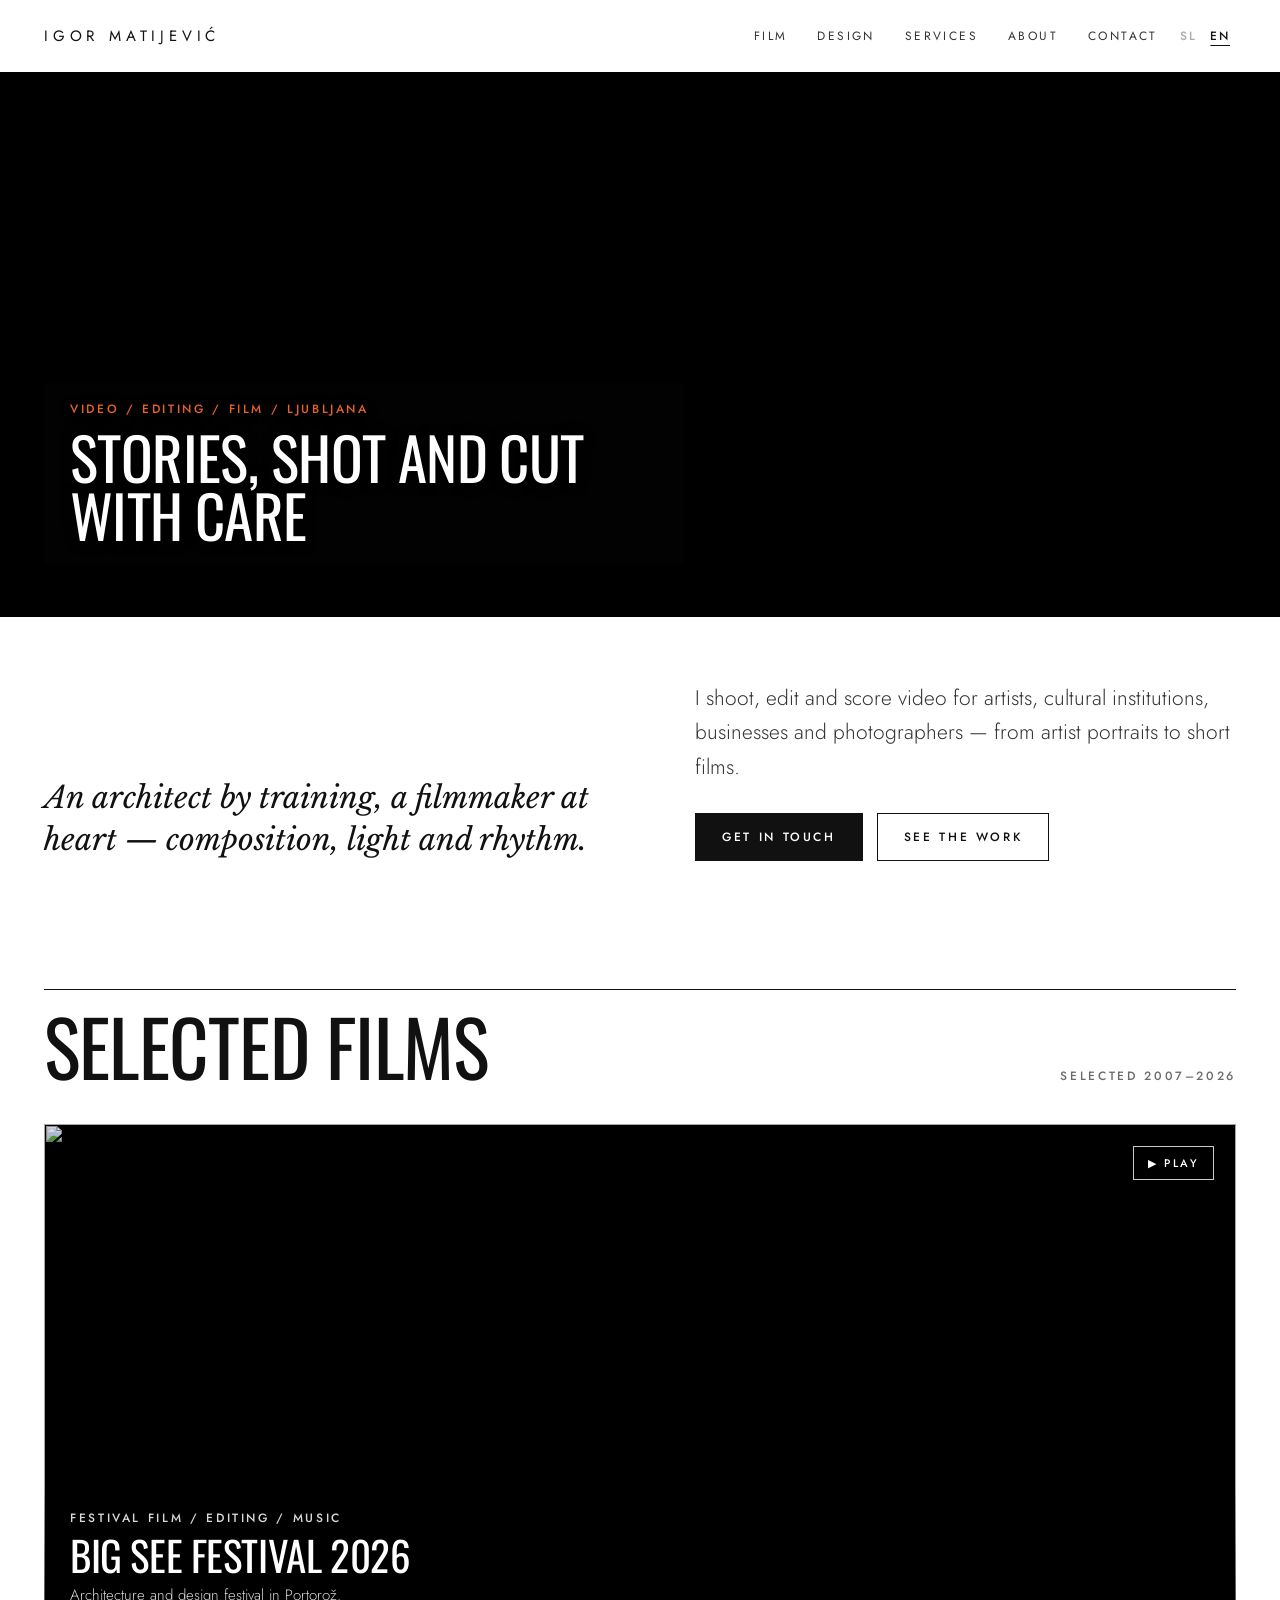
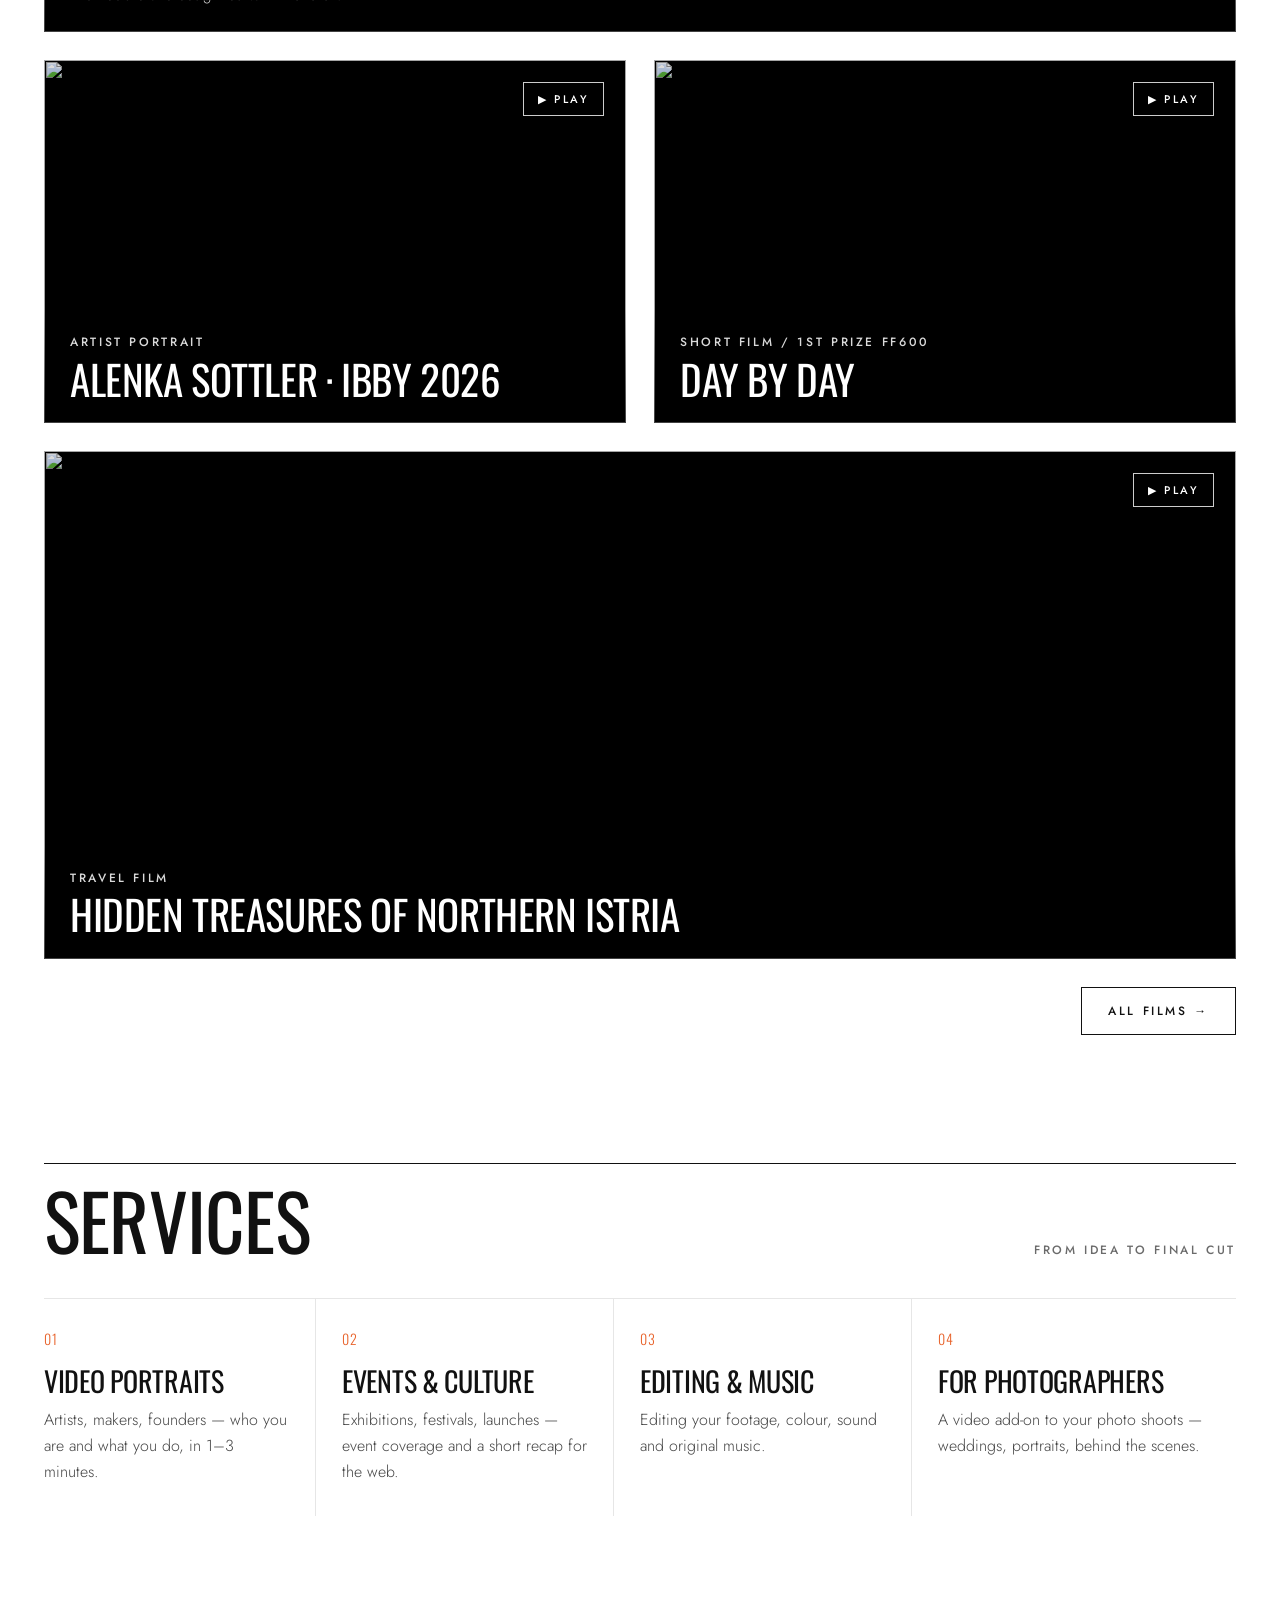
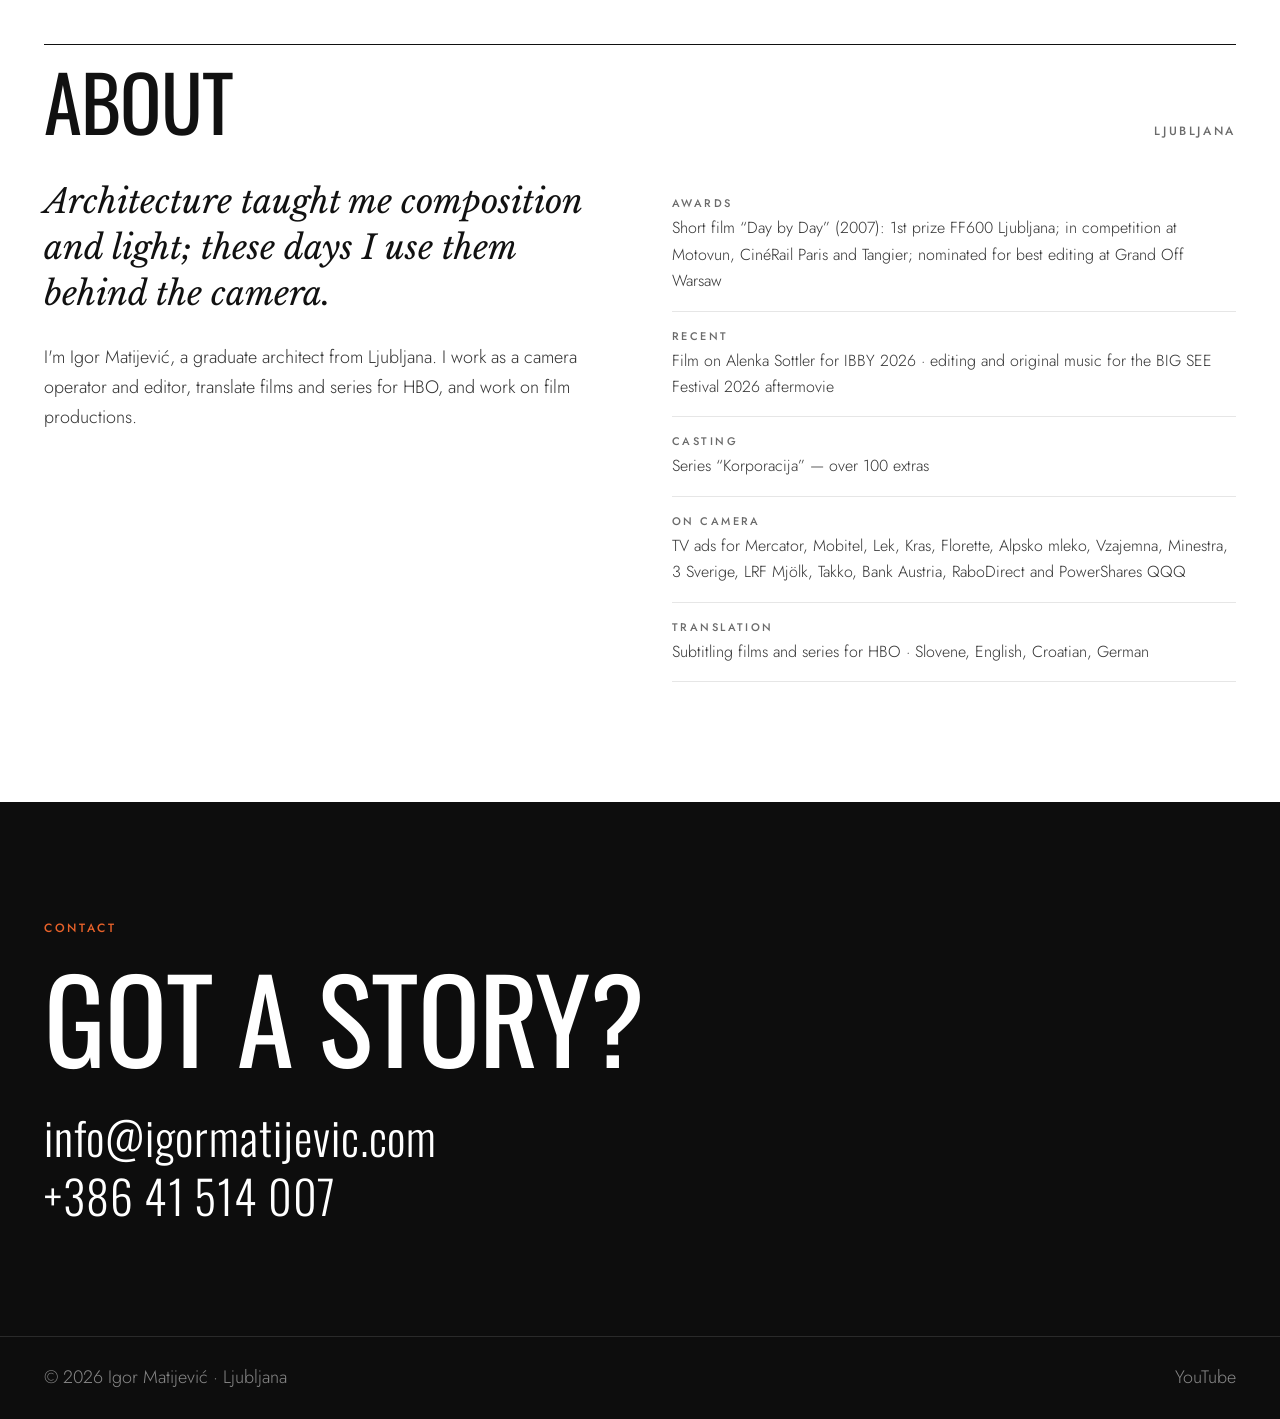
<file: index.html>
<!doctype html>
<html lang="sl">
<head>
<meta charset="utf-8">
<meta name="viewport" content="width=device-width, initial-scale=1">
<title>Igor Matijević · Video, montaža, film</title>
<meta name="description" content="Igor Matijević – video produkcija, montaža in kratki filmi v Ljubljani. Video production, editing and short films, Ljubljana.">
<link rel="preconnect" href="https://fonts.googleapis.com">
<link rel="preconnect" href="https://fonts.gstatic.com" crossorigin>
<link href="https://fonts.googleapis.com/css2?family=Oswald:wght@300;400;500&family=Jost:wght@300;400;500&family=Libre+Baskerville:ital@0;1&display=swap" rel="stylesheet">
<link rel="stylesheet" href="/style.css">
</head>
<body>
<header><div class="wrap">
  <a class="logo" href="/">Igor Matijević</a>
  <nav>
    <a href="/film.html"><span data-sl>Film</span><span data-en>Film</span></a>
    <a href="/design.html"><span data-sl>Design</span><span data-en>Design</span></a>
    <a href="/#services"><span data-sl>Storitve</span><span data-en>Services</span></a>
    <a href="/#about"><span data-sl>O meni</span><span data-en>About</span></a>
    <a href="/#contact"><span data-sl>Kontakt</span><span data-en>Contact</span></a>
  </nav>
  <div class="lang"><button data-l="sl">SL</button><button data-l="en">EN</button></div>
</div></header>

<main id="top">
<div class="reel">
  <div class="reel-media"><iframe src="https://www.youtube-nocookie.com/embed/eJuVIROvFCQ?autoplay=1&mute=1&loop=1&playlist=eJuVIROvFCQ&controls=0&playsinline=1&rel=0&disablekb=1&iv_load_policy=3" allow="autoplay; encrypted-media" tabindex="-1" aria-hidden="true" title="Showreel"></iframe></div>
  <div class="reel-box">
    <span class="label"><span data-sl>Video / montaža / film / Ljubljana</span><span data-en>Video / editing / film / Ljubljana</span></span>
    <h1 class="cond"><span data-sl>Zgodbe, posnete in zmontirane z občutkom</span><span data-en>Stories, shot and cut with care</span></h1>
  </div>
</div>

<div class="wrap intro">
  <div class="serif"><span data-sl>Arhitekt po izobrazbi, filmar po srcu — kompozicija, svetloba in ritem.</span><span data-en>An architect by training, a filmmaker at heart — composition, light and rhythm.</span></div>
  <div>
    <p><span data-sl>Snemam, montiram in ozvočim video za umetnike, kulturne ustanove, podjetja in fotografe — od portreta umetnika do kratkega filma.</span><span data-en>I shoot, edit and score video for artists, cultural institutions, businesses and photographers — from artist portraits to short films.</span></p>
    <div class="btns">
      <a class="btn dark" href="#contact"><span data-sl>Pošljite povpraševanje</span><span data-en>Get in touch</span></a>
      <a class="btn" href="/film.html"><span data-sl>Projekti</span><span data-en>See the work</span></a>
    </div>
  </div>
</div>

<section id="work"><div class="wrap">
  <div class="head"><h2 class="cond"><span data-sl>Izbrani filmi</span><span data-en>Selected films</span></h2><span class="label"><span data-sl>Izbor 2007–2026</span><span data-en>Selected 2007–2026</span></span></div>
  <div class="grid">
    <div class="tile wide" data-id="cWoLYw0EfJQ"><div class="cap"><span class="label"><span data-sl>Festivalski film / montaža / glasba</span><span data-en>Festival film / editing / music</span></span><h3 class="cond">BIG SEE Festival 2026</h3><p><span data-sl>Festival arhitekture in oblikovanja v Portorožu.</span><span data-en>Architecture and design festival in Portorož.</span></p></div></div>
    <div class="tile" data-id="cUYOiwYadvQ"><div class="cap"><span class="label"><span data-sl>Portret umetnice</span><span data-en>Artist portrait</span></span><h3 class="cond">Alenka Sottler · IBBY 2026</h3></div></div>
    <div class="tile" data-id="k13na9H8UmI"><div class="cap"><span class="label"><span data-sl>Kratki film / 1. nagrada FF600</span><span data-en>Short film / 1st prize FF600</span></span><h3 class="cond">Day by Day</h3></div></div>
    <div class="tile wide" data-id="pCAexVz2f6I"><div class="cap"><span class="label"><span data-sl>Turistični film</span><span data-en>Travel film</span></span><h3 class="cond">Hidden Treasures of Northern Istria</h3></div></div>
  </div>
  <div class="more"><a class="btn" href="/film.html"><span data-sl>Vsi filmi →</span><span data-en>All films →</span></a></div>
</div></section>

<section id="services"><div class="wrap">
  <div class="head"><h2 class="cond"><span data-sl>Storitve</span><span data-en>Services</span></h2><span class="label"><span data-sl>Od ideje do končnega videa</span><span data-en>From idea to final cut</span></span></div>
  <div class="svc">
    <div><span class="num">01</span><h3 class="cond"><span data-sl>Video portreti</span><span data-en>Video portraits</span></h3><p><span data-sl>Umetniki, obrtniki, podjetniki — kdo ste in kaj delate, v 1–3 minutah.</span><span data-en>Artists, makers, founders — who you are and what you do, in 1–3 minutes.</span></p></div>
    <div><span class="num">02</span><h3 class="cond"><span data-sl>Dogodki in kultura</span><span data-en>Events &amp; culture</span></h3><p><span data-sl>Razstave, festivali, predstavitve — posnetek dogodka in kratek povzetek za splet.</span><span data-en>Exhibitions, festivals, launches — event coverage and a short recap for the web.</span></p></div>
    <div><span class="num">03</span><h3 class="cond"><span data-sl>Montaža in glasba</span><span data-en>Editing &amp; music</span></h3><p><span data-sl>Montaža vašega materiala, barvna korekcija, zvok in originalna glasba.</span><span data-en>Editing your footage, colour, sound and original music.</span></p></div>
    <div><span class="num">04</span><h3 class="cond"><span data-sl>Za fotografe</span><span data-en>For photographers</span></h3><p><span data-sl>Video dodatek k vašim fotografijam — poroke, portreti, zakulisje.</span><span data-en>A video add-on to your photo shoots — weddings, portraits, behind the scenes.</span></p></div>
  </div>
</div></section>

<section id="about"><div class="wrap">
  <div class="head"><h2 class="cond"><span data-sl>O meni</span><span data-en>About</span></h2><span class="label">Ljubljana</span></div>
  <div class="about">
    <div>
      <div class="serif"><span data-sl>Arhitektura me je naučila kompozicije in svetlobe; zadnja leta ju uporabljam za kamero.</span><span data-en>Architecture taught me composition and light; these days I use them behind the camera.</span></div>
      <p><span data-sl>Sem Igor Matijević, univerzitetni diplomirani arhitekt iz Ljubljane. Delam kot snemalec in montažer, prevajam filme in serije za HBO ter sodelujem pri filmskih produkcijah.</span><span data-en>I'm Igor Matijević, a graduate architect from Ljubljana. I work as a camera operator and editor, translate films and series for HBO, and work on film productions.</span></p>
    </div>
    <ul>
      <li><b><span data-sl>Nagrade</span><span data-en>Awards</span></b><span data-sl>Kratki film »Day by Day« (2007): 1. nagrada FF600 Ljubljana; tekmovalni program Motovun, CinéRail Pariz in Tanger; nominacija za montažo Grand Off Varšava</span><span data-en>Short film “Day by Day” (2007): 1st prize FF600 Ljubljana; in competition at Motovun, CinéRail Paris and Tangier; nominated for best editing at Grand Off Warsaw</span></li>
      <li><b><span data-sl>Nedavno</span><span data-en>Recent</span></b><span data-sl>Film o Alenki Sottler za IBBY 2026 · montaža in originalna glasba za aftermovie festivala BIG SEE 2026</span><span data-en>Film on Alenka Sottler for IBBY 2026 · editing and original music for the BIG SEE Festival 2026 aftermovie</span></li>
      <li><b>Casting</b><span data-sl>Serija »Korporacija« — več kot 100 statistov</span><span data-en>Series “Korporacija” — over 100 extras</span></li>
      <li><b><span data-sl>Pred kamero</span><span data-en>On camera</span></b><span data-sl>TV oglasi za Mercator, Mobitel, Lek, Kras, Florette, Alpsko mleko, Vzajemno, Minestro, 3 Sverige, LRF Mjölk, Takko, Bank Austria, RaboDirect in PowerShares QQQ</span><span data-en>TV ads for Mercator, Mobitel, Lek, Kras, Florette, Alpsko mleko, Vzajemna, Minestra, 3 Sverige, LRF Mjölk, Takko, Bank Austria, RaboDirect and PowerShares QQQ</span></li>
      <li><b><span data-sl>Prevajanje</span><span data-en>Translation</span></b><span data-sl>Podnaslavljanje filmov in serij za HBO · slovenščina, angleščina, hrvaščina, nemščina</span><span data-en>Subtitling films and series for HBO · Slovene, English, Croatian, German</span></li>
    </ul>
  </div>
</div></section>

<section id="contact" class="contact"><div class="wrap">
  <span class="label"><span data-sl>Kontakt</span><span data-en>Contact</span></span>
  <h2 class="cond"><span data-sl>Imate zgodbo?</span><span data-en>Got a story?</span></h2>
  <a class="big" href="mailto:info@igormatijevic.com">info@igormatijevic.com</a>
  <a class="big" href="tel:+38641514007">+386 41 514 007</a>
</div></section>
</main>

<footer><div class="wrap">
  <span>© 2026 Igor Matijević · Ljubljana</span>
  <a href="https://www.youtube.com/@IgorMatijevic" target="_blank" rel="noopener">YouTube</a>
</div></footer>
<script src="/site.js"></script>
</body>
</html>
</file>
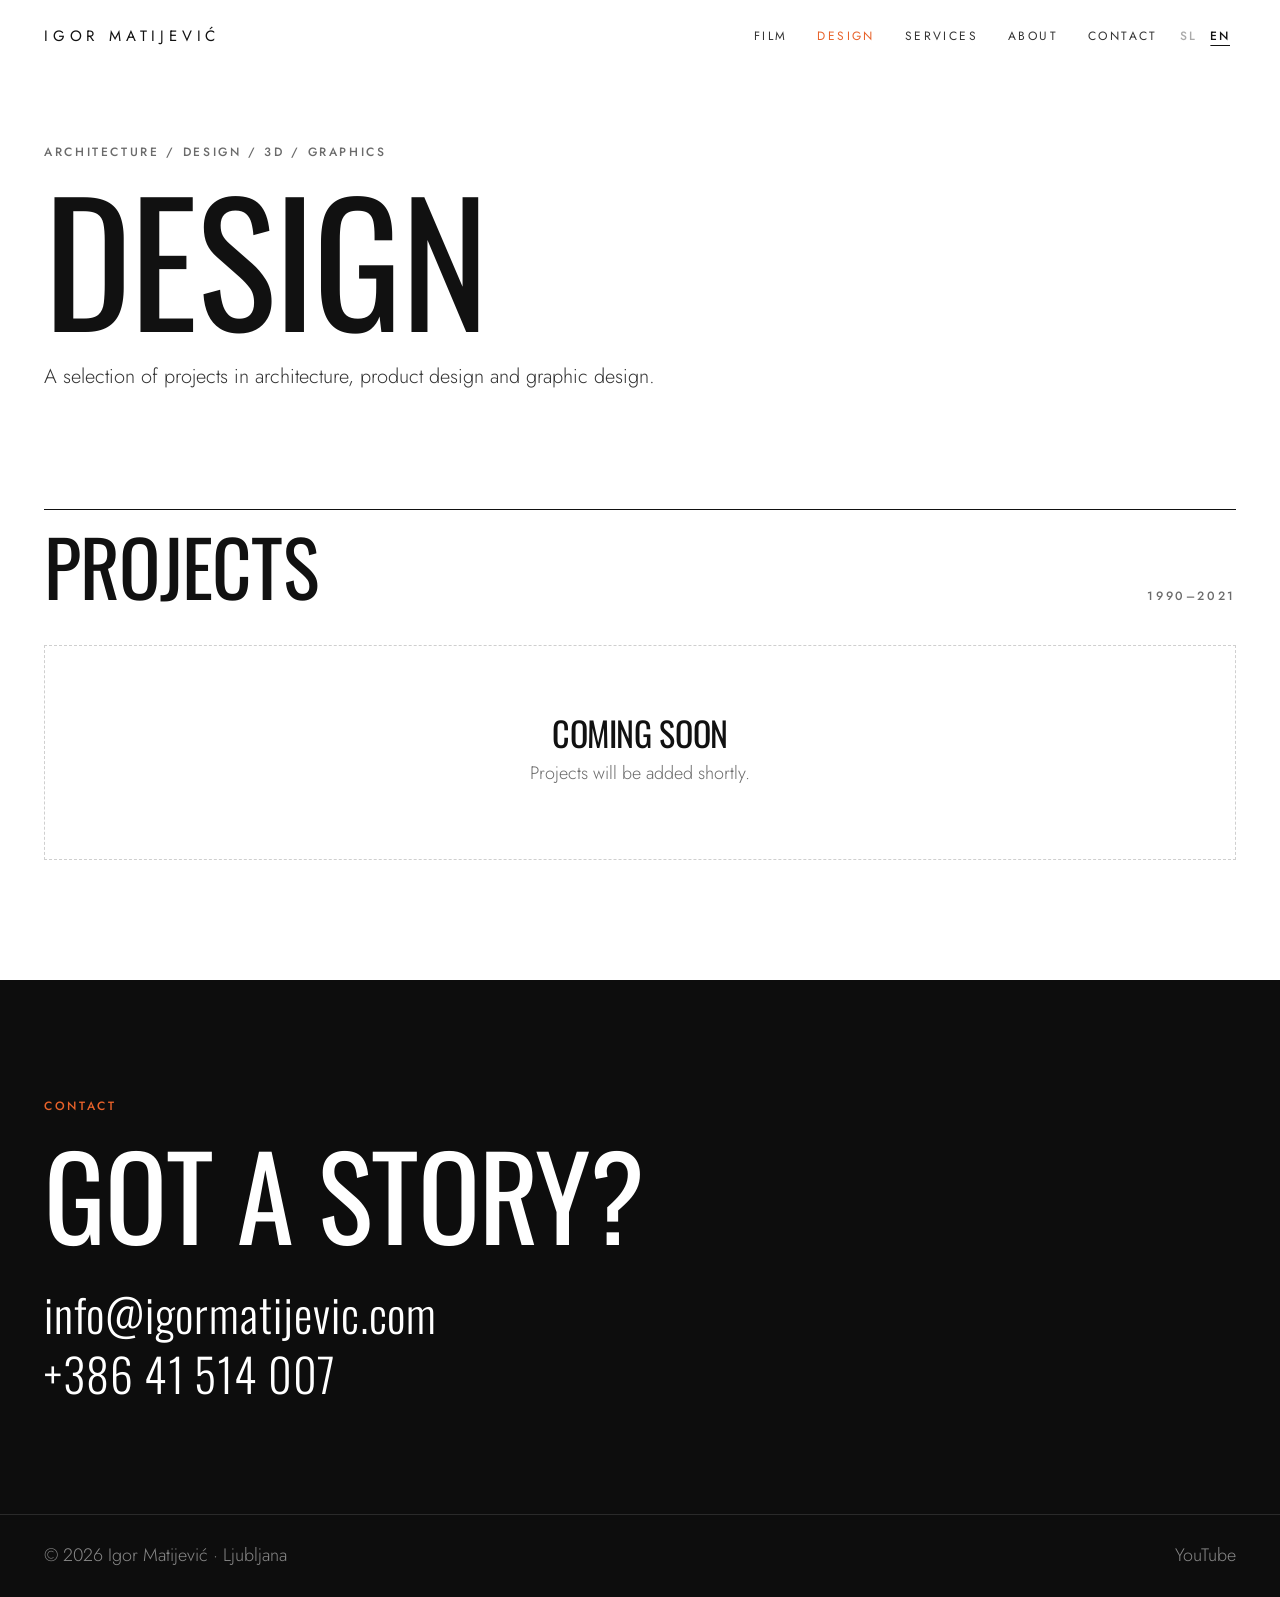
<file: design.html>
<!doctype html>
<html lang="sl">
<head>
<meta charset="utf-8">
<meta name="viewport" content="width=device-width, initial-scale=1">
<title>Design · Igor Matijević</title>
<meta name="description" content="Oblikovanje in arhitektura – Igor Matijević. Design and architecture by Igor Matijević.">
<link rel="preconnect" href="https://fonts.googleapis.com">
<link rel="preconnect" href="https://fonts.gstatic.com" crossorigin>
<link href="https://fonts.googleapis.com/css2?family=Oswald:wght@300;400;500&family=Jost:wght@300;400;500&family=Libre+Baskerville:ital@0;1&display=swap" rel="stylesheet">
<link rel="stylesheet" href="/style.css">
</head>
<body>
<header><div class="wrap">
  <a class="logo" href="/">Igor Matijević</a>
  <nav>
    <a href="/film.html"><span data-sl>Film</span><span data-en>Film</span></a>
    <a href="/design.html" class="cur"><span data-sl>Design</span><span data-en>Design</span></a>
    <a href="/#services"><span data-sl>Storitve</span><span data-en>Services</span></a>
    <a href="/#about"><span data-sl>O meni</span><span data-en>About</span></a>
    <a href="/#contact"><span data-sl>Kontakt</span><span data-en>Contact</span></a>
  </nav>
  <div class="lang"><button data-l="sl">SL</button><button data-l="en">EN</button></div>
</div></header>
<main id="top">
<div class="wrap pagehead">
  <span class="label"><span data-sl>Arhitektura / oblikovanje / 3D / grafika</span><span data-en>Architecture / design / 3D / graphics</span></span>
  <h1 class="cond">Design</h1>
  <p><span data-sl>Izbor projektov iz arhitekture, oblikovanja izdelkov in grafičnega oblikovanja.</span><span data-en>A selection of projects in architecture, product design and graphic design.</span></p>
</div>

<section id="projects"><div class="wrap">
  <div class="head"><h2 class="cond"><span data-sl>Projekti</span><span data-en>Projects</span></h2><span class="label">1990–2021</span></div>
  <div class="grid" id="design-grid">
    <div class="empty" style="grid-column:1/-1"><span class="cond"><span data-sl>Kmalu</span><span data-en>Coming soon</span></span><span data-sl>Projekti bodo objavljeni v kratkem.</span><span data-en>Projects will be added shortly.</span></div>
  </div>
</div></section>
<section id="contact" class="contact"><div class="wrap">
  <span class="label"><span data-sl>Kontakt</span><span data-en>Contact</span></span>
  <h2 class="cond"><span data-sl>Imate zgodbo?</span><span data-en>Got a story?</span></h2>
  <a class="big" href="mailto:info@igormatijevic.com">info@igormatijevic.com</a>
  <a class="big" href="tel:+38641514007">+386 41 514 007</a>
</div></section>
</main>

<footer><div class="wrap">
  <span>© 2026 Igor Matijević · Ljubljana</span>
  <a href="https://www.youtube.com/@IgorMatijevic" target="_blank" rel="noopener">YouTube</a>
</div></footer>
<script src="/site.js"></script>
</body>
</html>
</file>
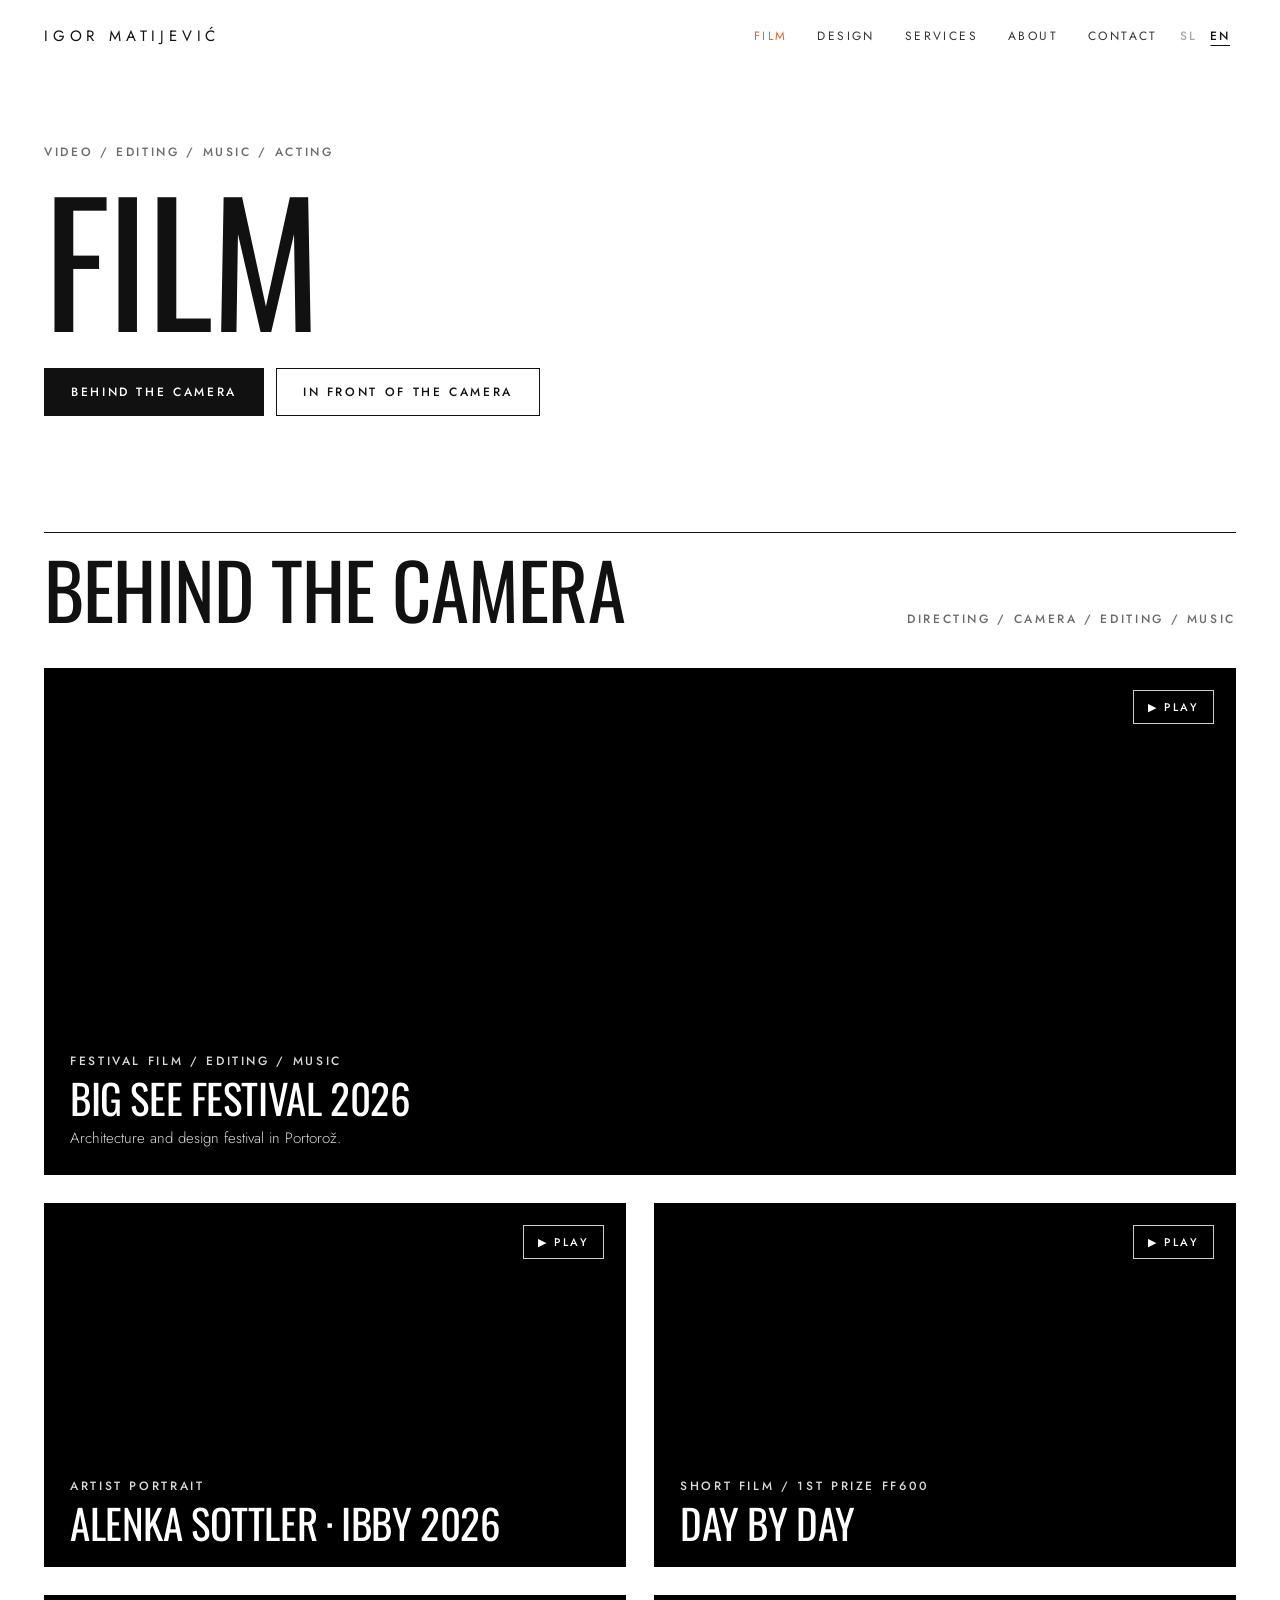
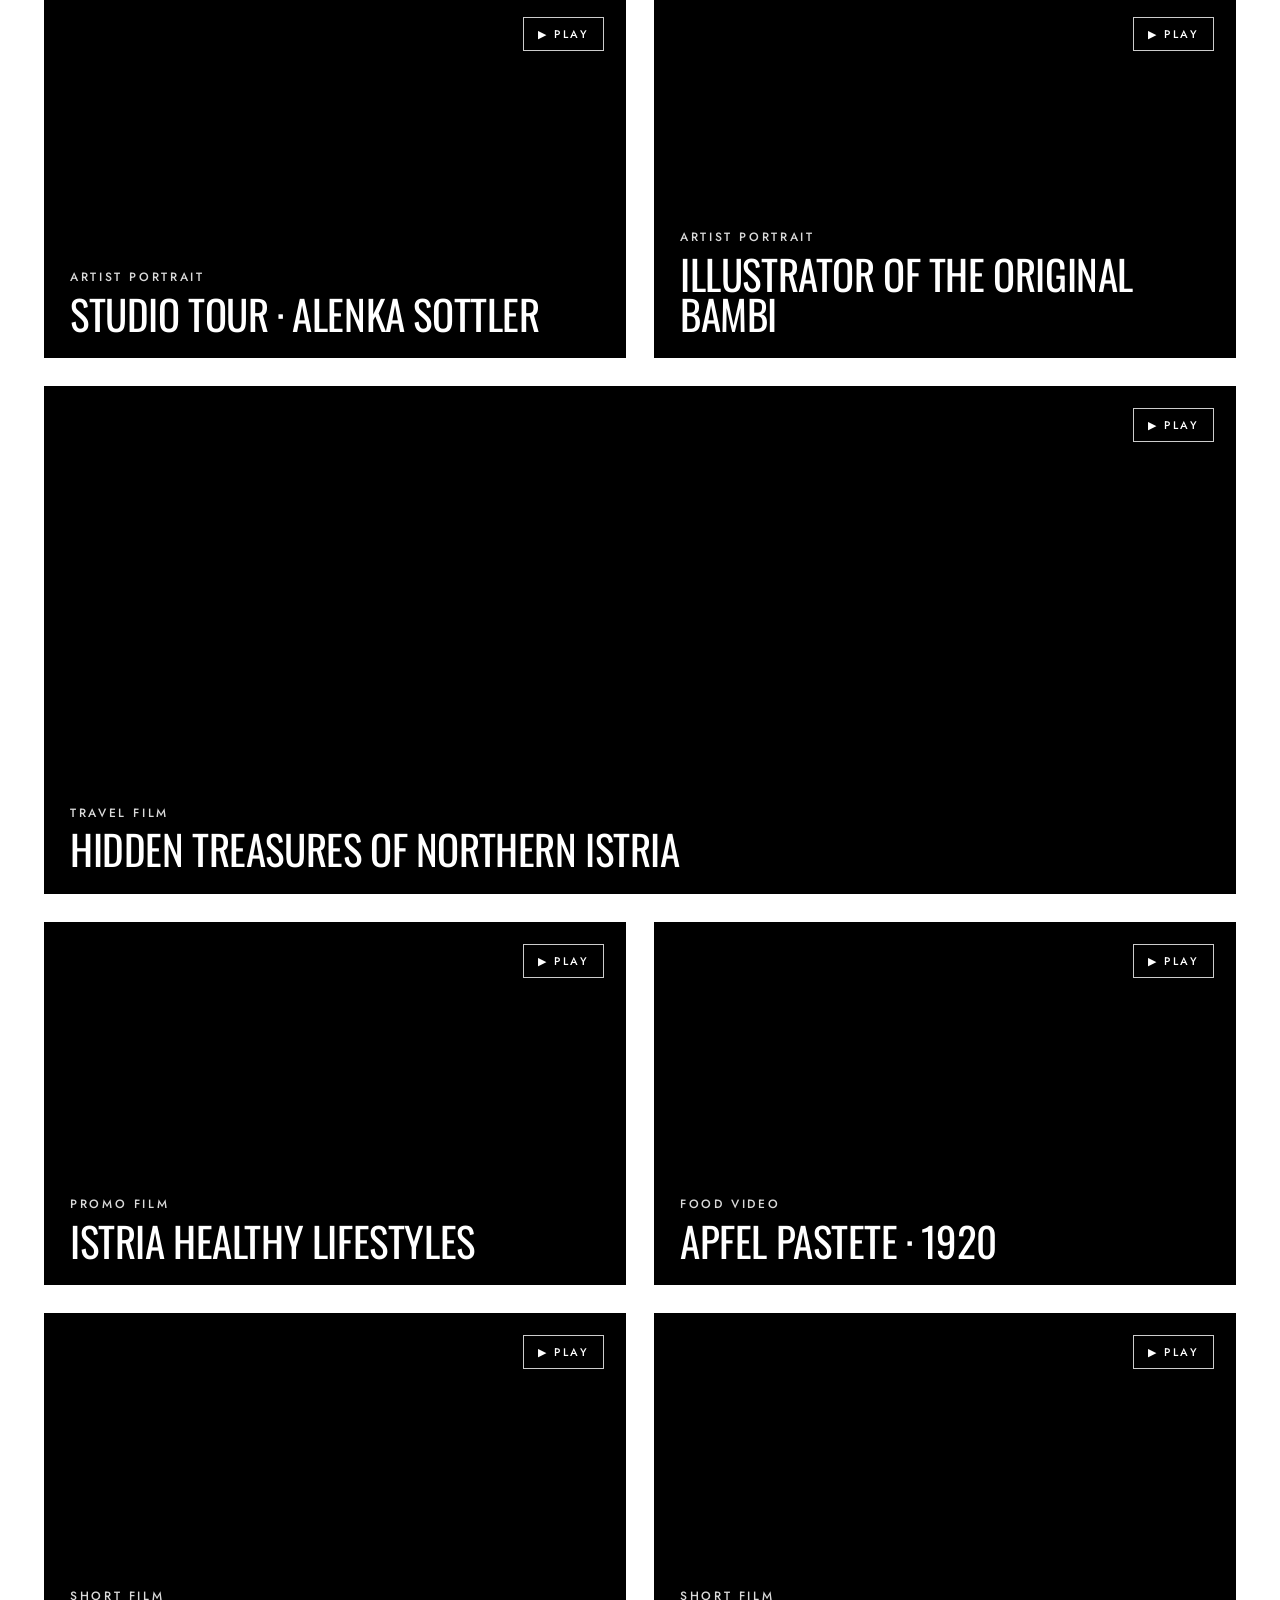
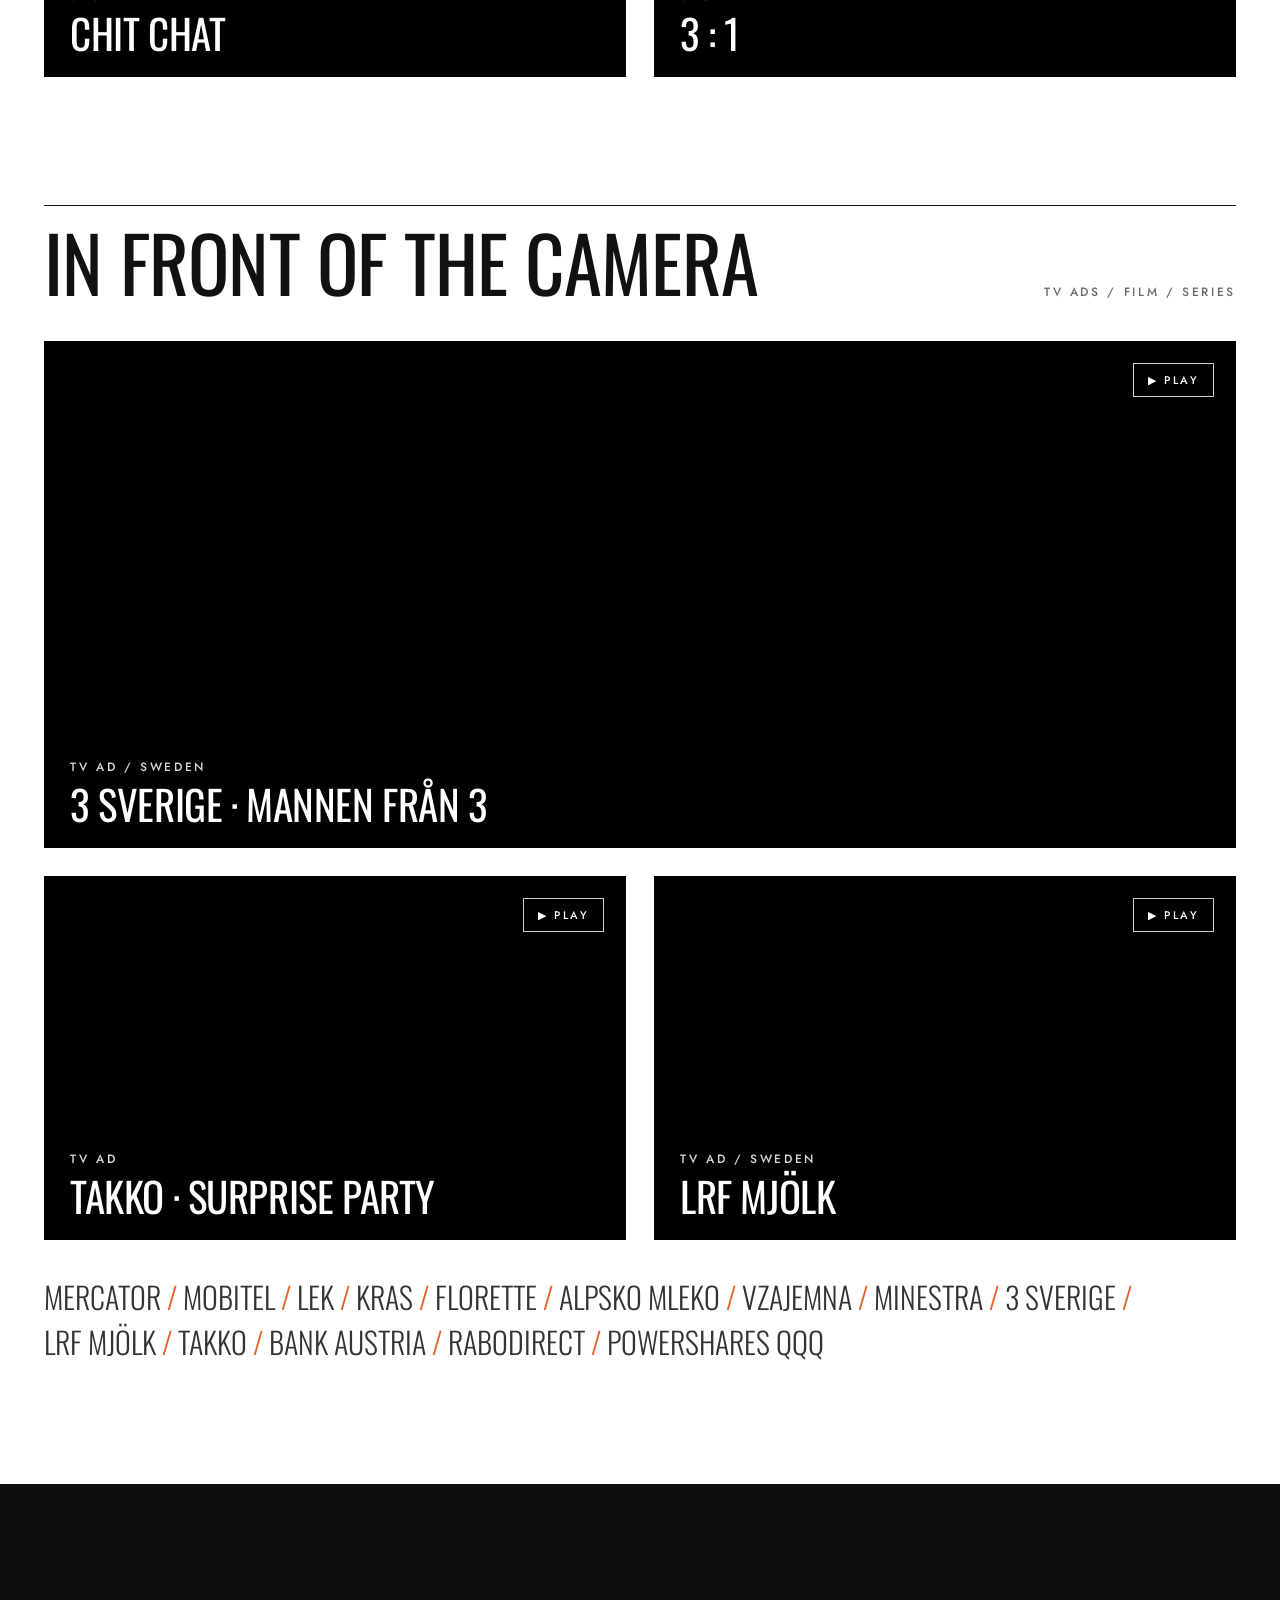
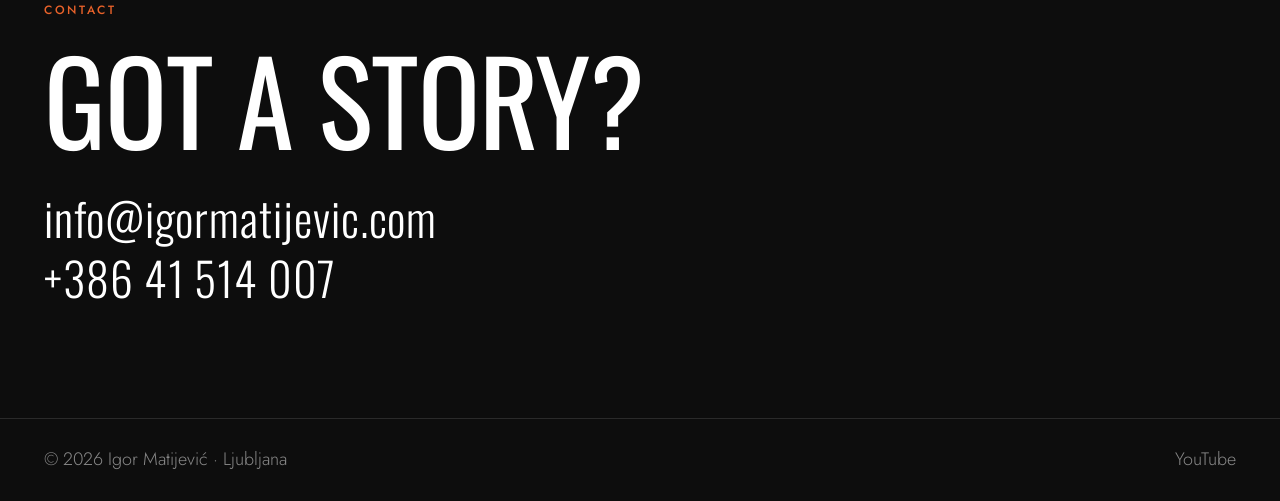
<file: film.html>
<!doctype html>
<html lang="sl">
<head>
<meta charset="utf-8">
<meta name="viewport" content="width=device-width, initial-scale=1">
<title>Film · Igor Matijević</title>
<meta name="description" content="Filmi Igorja Matijevića – za kamero in pred kamero. Films by Igor Matijević – behind and in front of the camera.">
<link rel="preconnect" href="https://fonts.googleapis.com">
<link rel="preconnect" href="https://fonts.gstatic.com" crossorigin>
<link href="https://fonts.googleapis.com/css2?family=Oswald:wght@300;400;500&family=Jost:wght@300;400;500&family=Libre+Baskerville:ital@0;1&display=swap" rel="stylesheet">
<link rel="stylesheet" href="/style.css">
</head>
<body>
<header><div class="wrap">
  <a class="logo" href="/">Igor Matijević</a>
  <nav>
    <a href="/film.html" class="cur"><span data-sl>Film</span><span data-en>Film</span></a>
    <a href="/design.html"><span data-sl>Design</span><span data-en>Design</span></a>
    <a href="/#services"><span data-sl>Storitve</span><span data-en>Services</span></a>
    <a href="/#about"><span data-sl>O meni</span><span data-en>About</span></a>
    <a href="/#contact"><span data-sl>Kontakt</span><span data-en>Contact</span></a>
  </nav>
  <div class="lang"><button data-l="sl">SL</button><button data-l="en">EN</button></div>
</div></header>
<main id="top">
<div class="wrap pagehead">
  <span class="label"><span data-sl>Video / montaža / glasba / igra</span><span data-en>Video / editing / music / acting</span></span>
  <h1 class="cond">Film</h1>
  <div class="tabs"><a class="btn dark" href="#behind"><span data-sl>Za kamero</span><span data-en>Behind the camera</span></a><a class="btn" href="#front"><span data-sl>Pred kamero</span><span data-en>In front of the camera</span></a></div>
</div>

<section id="behind"><div class="wrap">
  <div class="head"><h2 class="cond"><span data-sl>Za kamero</span><span data-en>Behind the camera</span></h2><span class="label"><span data-sl>Režija / kamera / montaža / glasba</span><span data-en>Directing / camera / editing / music</span></span></div>
  <div class="grid">
    <div class="tile wide" data-id="cWoLYw0EfJQ"><div class="cap"><span class="label"><span data-sl>Festivalski film / montaža / glasba</span><span data-en>Festival film / editing / music</span></span><h3 class="cond">BIG SEE Festival 2026</h3><p><span data-sl>Festival arhitekture in oblikovanja v Portorožu.</span><span data-en>Architecture and design festival in Portorož.</span></p></div></div>
    <div class="tile" data-id="cUYOiwYadvQ"><div class="cap"><span class="label"><span data-sl>Portret umetnice</span><span data-en>Artist portrait</span></span><h3 class="cond">Alenka Sottler · IBBY 2026</h3></div></div>
    <div class="tile" data-id="k13na9H8UmI"><div class="cap"><span class="label"><span data-sl>Kratki film / 1. nagrada FF600</span><span data-en>Short film / 1st prize FF600</span></span><h3 class="cond">Day by Day</h3></div></div>
    <div class="tile" data-id="S5imX1U618c"><div class="cap"><span class="label"><span data-sl>Portret umetnice</span><span data-en>Artist portrait</span></span><h3 class="cond">Studio Tour · Alenka Sottler</h3></div></div>
    <div class="tile" data-id="T2biNFOkhRQ"><div class="cap"><span class="label"><span data-sl>Portret umetnice</span><span data-en>Artist portrait</span></span><h3 class="cond">Illustrator of the Original Bambi</h3></div></div>
    <div class="tile wide" data-id="pCAexVz2f6I"><div class="cap"><span class="label"><span data-sl>Turistični film</span><span data-en>Travel film</span></span><h3 class="cond">Hidden Treasures of Northern Istria</h3></div></div>
    <div class="tile" data-id="UkIZuH9oOqo"><div class="cap"><span class="label"><span data-sl>Promocijski film</span><span data-en>Promo film</span></span><h3 class="cond">Istria Healthy Lifestyles</h3></div></div>
    <div class="tile" data-id="maEDvfX6c0M"><div class="cap"><span class="label"><span data-sl>Kulinarični video</span><span data-en>Food video</span></span><h3 class="cond">Apfel Pastete · 1920</h3></div></div>
    <div class="tile" data-id="a1gP6Kw1OWs"><div class="cap"><span class="label"><span data-sl>Kratki film</span><span data-en>Short film</span></span><h3 class="cond">Chit Chat</h3></div></div>
    <div class="tile" data-id="6SYSOx91cC8"><div class="cap"><span class="label"><span data-sl>Kratki film</span><span data-en>Short film</span></span><h3 class="cond">3 : 1</h3></div></div>
  </div>
</div></section>

<section id="front"><div class="wrap">
  <div class="head"><h2 class="cond"><span data-sl>Pred kamero</span><span data-en>In front of the camera</span></h2><span class="label"><span data-sl>TV oglasi / film / serije</span><span data-en>TV ads / film / series</span></span></div>
  <div class="grid">
    <div class="tile wide" data-id="CdvfI1K121w"><div class="cap"><span class="label"><span data-sl>TV oglas / Švedska</span><span data-en>TV ad / Sweden</span></span><h3 class="cond">3 Sverige · Mannen från 3</h3></div></div>
    <div class="tile" data-id="lyDtwOLKJe4"><div class="cap"><span class="label"><span data-sl>TV oglas</span><span data-en>TV ad</span></span><h3 class="cond">Takko · Surprise Party</h3></div></div>
    <div class="tile" data-id="hAhBlmBab_A"><div class="cap"><span class="label"><span data-sl>TV oglas / Švedska</span><span data-en>TV ad / Sweden</span></span><h3 class="cond">LRF Mjölk</h3></div></div>
  </div>
  <div class="brands"><span>Mercator</span> <span>Mobitel</span> <span>Lek</span> <span>Kras</span> <span>Florette</span> <span>Alpsko mleko</span> <span>Vzajemna</span> <span>Minestra</span> <span>3 Sverige</span> <span>LRF Mjölk</span> <span>Takko</span> <span>Bank Austria</span> <span>RaboDirect</span> <span>PowerShares QQQ</span></div>
</div></section>
<section id="contact" class="contact"><div class="wrap">
  <span class="label"><span data-sl>Kontakt</span><span data-en>Contact</span></span>
  <h2 class="cond"><span data-sl>Imate zgodbo?</span><span data-en>Got a story?</span></h2>
  <a class="big" href="mailto:info@igormatijevic.com">info@igormatijevic.com</a>
  <a class="big" href="tel:+38641514007">+386 41 514 007</a>
</div></section>
</main>

<footer><div class="wrap">
  <span>© 2026 Igor Matijević · Ljubljana</span>
  <a href="https://www.youtube.com/@IgorMatijevic" target="_blank" rel="noopener">YouTube</a>
</div></footer>
<script src="/site.js"></script>
</body>
</html>
</file>
<file: style.css>
:root{--bg:#fff;--fg:#111;--mute:#6b6b6b;--line:#e6e6e6;--acc:#e8622a;--ink:#0d0d0d}
*{box-sizing:border-box;margin:0;padding:0}
html{scroll-behavior:smooth}
body{background:var(--bg);color:var(--fg);font:300 18px/1.65 Jost,system-ui,sans-serif;-webkit-font-smoothing:antialiased}
a{color:inherit;text-decoration:none}
.wrap{max-width:1240px;margin:0 auto;padding:0 24px}
.cond{font-family:Oswald,sans-serif;text-transform:uppercase;font-weight:400;letter-spacing:-.01em;line-height:.98}
.label{font:500 12px/1.4 Jost,sans-serif;text-transform:uppercase;letter-spacing:.22em}
.serif{font-family:"Libre Baskerville",Georgia,serif;font-style:italic;font-weight:400}

/* header */
header{position:sticky;top:0;z-index:20;background:rgba(255,255,255,.94);backdrop-filter:blur(8px)}
header .wrap{display:flex;align-items:center;justify-content:space-between;height:72px;gap:16px}
.logo{font:400 15px Jost,sans-serif;text-transform:uppercase;letter-spacing:.32em;white-space:nowrap}
nav{display:flex;gap:30px;align-items:center;margin-left:auto}
nav a{font:400 12px Jost,sans-serif;text-transform:uppercase;letter-spacing:.2em;color:#333}
nav a:hover{color:var(--acc)}
.lang{display:flex;gap:2px}
.lang button{background:none;border:0;font:500 12px Jost,sans-serif;letter-spacing:.15em;color:#aaa;padding:6px 6px;cursor:pointer}
.lang button.on{color:var(--fg);text-decoration:underline;text-underline-offset:5px}

/* hero reel */
.reel{position:relative;width:100%}
.reel-media{position:relative;width:100%;aspect-ratio:2.35/1;overflow:hidden;background:#000}
.reel-media iframe{position:absolute;top:50%;left:50%;width:100%;aspect-ratio:16/9;height:auto;transform:translate(-50%,-50%) scale(1.12);pointer-events:none;border:0}
.reel-box{position:absolute;left:clamp(24px,calc((100vw - 1240px)/2 + 24px),9999px);bottom:clamp(20px,4vw,56px);z-index:2;background:rgba(13,13,13,.2);color:#fff;text-shadow:0 1px 14px rgba(0,0,0,.45);padding:18px 26px 22px;max-width:min(640px,calc(100% - 48px))}
.reel-box .label{color:var(--acc);display:block;margin-bottom:10px}
.reel-box h1{font-size:clamp(34px,4.6vw,66px)}
.intro{padding-top:64px;padding-bottom:40px;display:grid;grid-template-columns:1.1fr 1fr;gap:56px;align-items:end}
.intro p{font-size:21px;color:#333;max-width:560px}
.intro .serif{font-size:clamp(22px,2.4vw,30px);line-height:1.4;color:var(--fg)}
.btns{display:flex;gap:14px;flex-wrap:wrap;margin-top:28px}
.btn{display:inline-block;border:1px solid var(--fg);padding:14px 26px;font:500 12px Jost,sans-serif;text-transform:uppercase;letter-spacing:.22em}
.btn.dark{background:var(--fg);color:#fff}
.btn:hover{background:var(--acc);border-color:var(--acc);color:#fff}

/* sections */
section{padding:88px 0 40px}
.head{display:flex;justify-content:space-between;align-items:baseline;gap:20px;border-top:1px solid var(--fg);padding-top:18px;margin-bottom:40px}
.head h2{font-size:clamp(40px,6vw,84px)}
.head .label{color:var(--mute)}

/* work tiles */
.grid{display:grid;grid-template-columns:1fr 1fr;gap:28px}
.tile{position:relative;aspect-ratio:16/10;overflow:hidden;background:#000;cursor:pointer;color:#fff}
.tile.wide{grid-column:span 2;aspect-ratio:2.35/1}
.tile img{position:absolute;inset:0;width:100%;height:100%;object-fit:cover;transition:transform .8s ease,opacity .4s;opacity:.86}
.tile:hover img{transform:scale(1.04);opacity:.7}
.tile .cap{position:absolute;left:0;bottom:0;right:0;padding:24px 26px;background:linear-gradient(0deg,rgba(0,0,0,.6),rgba(0,0,0,0));}
.tile .cap .label{color:#fff;opacity:.85;display:block;margin-bottom:8px}
.tile .cap h3{font-size:clamp(26px,3.2vw,46px)}
.tile .cap p{font-size:15px;opacity:.85;margin-top:8px;max-width:520px}
.tile .play{position:absolute;top:22px;right:22px;font:500 11px Jost,sans-serif;letter-spacing:.22em;text-transform:uppercase;border:1px solid rgba(255,255,255,.8);padding:8px 14px}
.tile iframe{position:absolute;inset:0;width:100%;height:100%;border:0}

/* services */
.svc{display:grid;grid-template-columns:repeat(4,1fr);gap:0;border-top:1px solid var(--line)}
.svc div{padding:26px 26px 30px 0;border-right:1px solid var(--line);margin-right:26px}
.svc div:last-child{border-right:0;margin-right:0}
.svc .num{font:300 14px Oswald,sans-serif;color:var(--acc);letter-spacing:.1em}
.svc h3{font-size:28px;margin:12px 0 12px}
.svc p{font-size:16px;color:#444}

/* about */
.about{display:grid;grid-template-columns:1fr 1fr;gap:64px}
.about .serif{font-size:clamp(24px,2.6vw,34px);line-height:1.38;margin-bottom:26px}
.about p{color:#333;margin-bottom:16px}
.about ul{list-style:none}
.about li{padding:16px 0;border-bottom:1px solid var(--line);font-size:16px;color:#333}
.about li b{display:block;font:500 11px Jost,sans-serif;letter-spacing:.22em;text-transform:uppercase;color:var(--mute);margin-bottom:4px}

/* contact */
.contact{background:var(--ink);color:#fff;padding:110px 0;margin-top:80px}
.contact .label{color:var(--acc)}
.contact h2{font-size:clamp(48px,9vw,140px);margin:18px 0 34px}
.contact a.big{display:block;font:300 clamp(24px,3.6vw,48px)/1.3 Oswald,sans-serif;letter-spacing:.02em}
.contact a.big:hover{color:var(--acc)}
footer{background:var(--ink);color:#888;border-top:1px solid #2a2a2a;padding:26px 0}
footer .wrap{display:flex;justify-content:space-between;flex-wrap:wrap;gap:10px}
footer a:hover{color:#fff}

[data-en]{display:none}
html[lang=en] [data-sl]{display:none}
html[lang=en] [data-en]{display:revert}

@media (max-width:900px){
  .intro,.about{grid-template-columns:1fr;gap:28px}
  .svc{grid-template-columns:1fr 1fr}
  .svc div{border-right:0;margin-right:0;border-bottom:1px solid var(--line)}
}
@media (max-width:760px){
  header .wrap{flex-wrap:wrap;height:auto;padding-top:14px;padding-bottom:10px;row-gap:6px}
  .lang{order:2}
  nav{order:3;width:100%;margin-left:0;gap:6px 14px;justify-content:space-between;flex-wrap:wrap}
  nav a{font-size:11px;letter-spacing:.1em}
  .logo{letter-spacing:.22em;font-size:14px}
  .reel-box{position:static;max-width:none;padding:18px 24px 22px;background:var(--ink);text-shadow:none}
  .intro{padding-top:36px;padding-bottom:10px}
  .intro p{font-size:19px}
  .grid{grid-template-columns:1fr}
  .tile.wide{grid-column:auto;aspect-ratio:16/10}
  .svc{grid-template-columns:1fr}
  section{padding:64px 0 24px}
  .head{flex-direction:column;gap:6px}
}
/* sub pages */
.pagehead{padding-top:72px;padding-bottom:28px}
.pagehead h1{font-size:clamp(64px,13vw,200px)}
.pagehead .label{color:var(--mute);display:block;margin-bottom:14px}
.pagehead p{font-size:20px;color:#333;max-width:640px;margin-top:22px}
.tabs{display:flex;gap:12px;flex-wrap:wrap;margin-top:30px}
.more{display:flex;justify-content:flex-end;margin-top:28px}
.brands{margin-top:34px;font:300 clamp(20px,2.4vw,30px)/1.5 Oswald,sans-serif;text-transform:uppercase;color:#333}
.brands span{white-space:nowrap}
.brands span:not(:last-child):after{content:" / ";color:var(--acc)}
.empty{border:1px dashed #cfcfcf;padding:70px 30px;text-align:center;color:var(--mute)}
.empty .cond{font-size:34px;color:var(--fg);display:block;margin-bottom:10px}
nav a.cur{color:var(--acc)}
@media (max-width:760px){.pagehead{padding-top:40px}}
</file>
